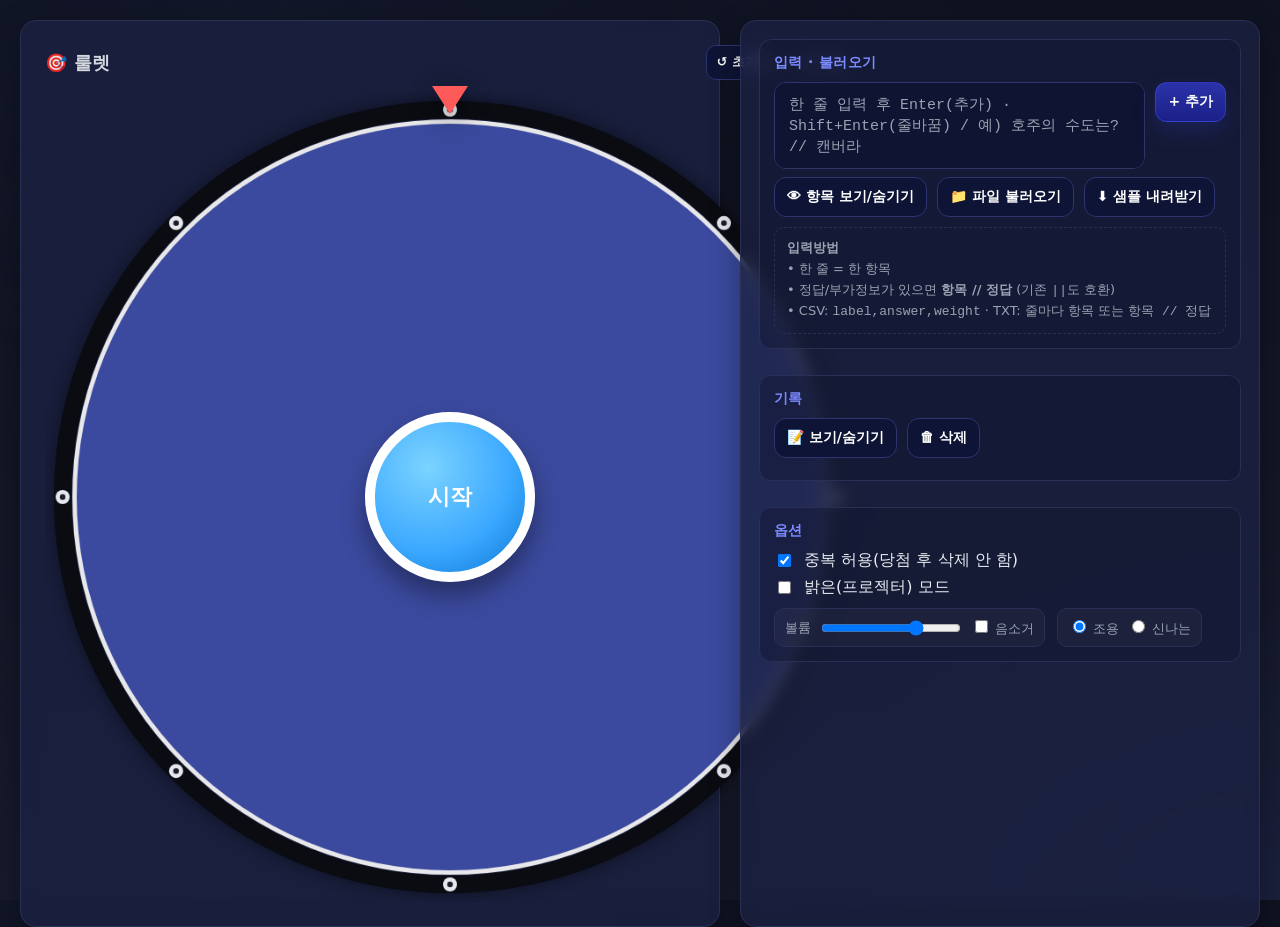
<file: index.html>
<!DOCTYPE html>
<html lang="ko" data-theme="dark">
<head>
  <meta charset="utf-8" />
  <meta name="viewport" content="width=device-width,initial-scale=1" />
  <title>Roullet | 분리 최종본</title> 
  <!-- Favicon -->
  <link rel="shortcut icon" href="./icons/favicon.ico">
  <link rel="icon" type="image/png" sizes="32x32" href="./icons/favicon-32.png">
  <link rel="icon" type="image/png" sizes="192x192" href="./icons/favicon-192.png">
  <link rel="icon" type="image/png" sizes="512x512" href="./icons/favicon-512.png">

  <!-- PWA/모바일 대응 -->
  <link rel="apple-touch-icon" href="./icons/favicon-192.png">
  <style>
    :root{
      --bg-1:#0f1220; --bg-2:#171a2b; --panel:#1b2142cc;
      --text:#e9ecf1; --muted:#9aa3b2;
      --ghost-bg:#0e1435; --ghost-br:#2d3470;
      --btn1:#2a33a8; --btn2:#1b2088; --btn-br:#4b57ff66;
      --panel-line:#2a2f55; --section-bg:#12173180;
      --ring:0 0 0 3px rgba(88,101,242,.28); --shadow:0 10px 30px rgba(0,0,0,.35); --radius:16px;
      --input-bg:#0f1433; --input-br:#2f3566; --accent:#3aa7ff; --accent2:#0b76d1;
    }
    html[data-theme="light"]{
      --bg-1:#f6f7fb; --bg-2:#eef1fb; --panel:#ffffffee;
      --text:#101322; --muted:#4b5570;
      --ghost-bg:#f3f5ff; --ghost-br:#c9d1ff;
      --btn1:#4d5cff; --btn2:#3743d9; --btn-br:#4b57ff66;
      --panel-line:#e2e7ff; --section-bg:#f7f8ff;
      --input-bg:#ffffff; --input-br:#c9cfef; --accent:#2b7bff; --accent2:#2359cf;
    }
    *{box-sizing:border-box}
    html,body{height:100%}
    body{
      margin:0; color:var(--text);
      font-family:ui-sans-serif,system-ui,-apple-system,"Segoe UI",Roboto,"Noto Sans KR","Apple SD Gothic Neo","Malgun Gothic",sans-serif;
      background:
        radial-gradient(1200px 600px at 20% 0%, #1f294e33, transparent 60%),
        radial-gradient(800px 600px at 100% 100%, #2a3a8a30, transparent 60%),
        linear-gradient(180deg,var(--bg-1),var(--bg-2));
    }
    .wrap{display:grid;grid-template-columns:minmax(360px,1fr) 520px;gap:20px;height:100%;padding:20px}
    .panel{background:var(--panel);backdrop-filter:blur(8px);border:1px solid var(--panel-line);border-radius:var(--radius);box-shadow:var(--shadow)}
    .left{position:relative;display:grid;grid-template-rows:auto 1fr;align-items:center;justify-items:center;padding:24px}
    .title{width:100%;display:flex;align-items:center;justify-content:space-between;gap:12px;margin-bottom:12px}
    .title h1{font-size:18px;font-weight:800;margin:0;letter-spacing:.2px;opacity:.9}
    .canvas-box{position:relative;width:min(90vmin, 920px);aspect-ratio:1/1;display:grid;place-items:center}
    canvas{width:100%;height:100%;z-index:10}
    .pointer{position:absolute; top:-6px; left:50%; transform:translateX(-50%);
      width:0;height:0;border-left:18px solid transparent;border-right:18px solid transparent;border-top:28px solid #ff5a5a;
      filter:drop-shadow(0 10px 14px rgba(0,0,0,.45)); z-index:50;}
    .center-start{
      position:absolute; width:170px; height:170px; border-radius:50%;
      display:grid; place-items:center; font-weight:900; font-size:22px; color:#fff;
      background: radial-gradient(circle at 35% 30%, #7bd3ff, var(--accent) 60%, var(--accent2) 100%);
      border:10px solid #fff; box-shadow:0 14px 24px rgba(0,0,0,.35); cursor:pointer; user-select:none; z-index:40;}
    .center-start:disabled{ filter:grayscale(.4) brightness(.9); cursor:not-allowed; }

    .right{display:flex;flex-direction:column;padding:18px;gap:14px}
    .section{padding:14px;border-radius:12px;background:var(--section-bg);border:1px solid var(--panel-line)}
    .section h2{font-size:14px;font-weight:800;letter-spacing:.4px;margin:0 0 10px 0;color:#7c8bff;text-transform:uppercase}

    .input-row{display:flex;gap:10px;align-items:flex-start}
    .ta{flex:1;min-height:48px;max-height:180px;overflow:auto;resize:none;
        padding:12px 14px;border-radius:12px;border:1px solid var(--input-br);background:var(--input-bg);color:var(--text);
        outline:none;transition:box-shadow .15s,border-color .15s;font-size:15px;line-height:1.4}
    .ta::placeholder{color:var(--muted)} .ta:focus{box-shadow:var(--ring);border-color:#7c8bff}

    .btn{all:unset;display:inline-flex;align-items:center;justify-content:center;gap:8px;padding:10px 12px;border-radius:12px;cursor:pointer;
        color:#fff;font-weight:800;font-size:14px;background:var(--ghost-bg);border:1px solid var(--ghost-br);transition:transform .08s,filter .2s}
    .btn:active{transform:translateY(1px)} .btn:hover{filter:brightness(1.05)}
    .btn-primary{background:linear-gradient(180deg,var(--btn1),var(--btn2));border:1px solid var(--btn-br);box-shadow:0 10px 20px rgba(37,48,140,.35)}
    .btn-s{padding:8px 10px;font-size:12.5px;border-radius:10px}

    .row-3{display:flex;gap:10px;align-items:center;margin-top:8px}

    .table{border:1px solid var(--panel-line);border-radius:12px;padding:10px;background:linear-gradient(180deg,transparent,rgba(255,255,255,.02))}
    table{width:100%;border-collapse:separate;border-spacing:0 2px}
    th,td{padding:4px 6px;font-size:14px}
    th{color:var(--muted);font-weight:700}
    .td-index{width:30px;color:var(--muted);text-align:right;padding-right:6px}
    .td-label input, .td-answer input{width:100%;padding:7px 9px;border-radius:10px;border:1px solid var(--input-br);background:var(--input-bg);color:var(--text)}
    .td-weight input{width:80px;padding:7px;border-radius:10px;border:1px solid var(--input-br);background:var(--input-bg);color:var(--text);text-align:right}
    .td-actions{width:40px;text-align:right}
    .icon-btn{all:unset;display:inline-grid;place-items:center;width:30px;height:30px;border-radius:9px;border:1px solid var(--ghost-br);background:var(--ghost-bg);cursor:pointer}
    .icon-btn:hover{filter:brightness(1.05)}
    .toolbar{display:flex;gap:8px;justify-content:flex-end;margin:-2px 0 8px}

    .help{margin-top:10px;padding:10px 12px;border-radius:10px;border:1px dashed var(--panel-line);color:var(--muted);font-size:13px;line-height:1.6}

    .modal{position:fixed;inset:0;display:none;align-items:center;justify-content:center;z-index:100}
    .modal.show{display:flex}
    .backdrop{position:absolute;inset:0;background:rgba(5,8,25,.6);backdrop-filter:blur(3px)}
    .card{position:relative;max-width:min(86vw,880px);min-width:min(70vw,560px);background:linear-gradient(180deg,#121633,#0c0f24);
          color:#fff;border:1px solid #3a47b8aa;border-radius:18px;box-shadow:0 24px 60px rgba(0,0,0,.45);padding:22px 22px 18px}
    .card h3{margin:0 0 6px 0;font-size:18px;letter-spacing:.3px;color:#9fb0ff}
    .card .q{white-space:pre-wrap;font-weight:900;font-size:28px;line-height:1.35}
    .card .a{white-space:pre-wrap;margin-top:12px;padding:12px;border-radius:12px;background:#0b1139a6;border:1px solid #3b4bd466;font-size:22px;display:none}
    .card .actions{display:flex;gap:10px;justify-content:flex-end;margin-top:16px}
    .pill{padding:12px 16px;border-radius:12px;border:2px solid #6aa8ff;background:linear-gradient(180deg,var(--accent),var(--accent2));cursor:pointer;
          color:#fff;font-weight:900;letter-spacing:.3px;box-shadow:0 8px 20px rgba(58,120,255,.28)}
    .pill.secondary{background:#1a1f42d9;border-color:#3a47b8aa}
    .pill:active{transform:translateY(1px)}

    .opt-row{display:flex;flex-wrap:wrap;gap:12px;align-items:center}
    .opt-row .group{display:flex;gap:8px;align-items:center;background:rgba(255,255,255,.03);padding:8px 10px;border-radius:10px;border:1px solid var(--panel-line)}
    .opt-row label{font-size:13px;color:var(--muted)}
    .opt-row input[type="range"]{width:140px}

    .hidden{display:none !important}
    @media (max-width:980px){.wrap{grid-template-columns:1fr}.card{min-width:88vw}}
  </style>
</head>
<body>
  <div class="wrap">
    <!-- LEFT -->
    <div class="panel left">
      <div class="title">
        <h1>🎯 룰렛</h1>
        <div style="display:flex;gap:8px">
          <button class="btn btn-s" id="btnReset">↺ 초기화</button>
          <button class="btn btn-s" id="btnBig">🖥 대형</button>
        </div>
      </div>

      <div class="canvas-box" id="canvasBox">
        <div class="pointer" aria-hidden="true"></div>
        <canvas id="wheel" width="920" height="920"></canvas>
        <button id="btnCenterStart" class="center-start">시작</button>
      </div>
    </div>

    <!-- RIGHT -->
    <aside class="panel right">
      <div class="section">
        <h2>입력 · 불러오기</h2>
        <div class="input-row">
          <textarea id="quizInput" class="ta" placeholder="한 줄 입력 후 Enter(추가) · Shift+Enter(줄바꿈) / 예) 호주의 수도는? // 캔버라"></textarea>
          <button class="btn btn-primary" id="btnAdd">+ 추가</button>
        </div>

        <div class="row-3">
          <button class="btn" id="btnToggleList">👁 항목 보기/숨기기</button>
          <button class="btn" id="btnLoadFile">📁 파일 불러오기</button>
          <button class="btn" id="btnDownloadSamples">⬇ 샘플 내려받기</button>
          <input id="fileInput" type="file" accept=".txt,.csv" class="hidden" />
        </div>

        <div class="help">
          <b>입력방법</b><br>
          • 한 줄 = 한 항목<br>
          • 정답/부가정보가 있으면 <b>항목 // 정답</b> (기존 <code>||</code>도 호환)<br>
          • CSV: <code>label,answer,weight</code> · TXT: 줄마다 항목 또는 <code>항목 // 정답</code>
        </div>

        <div id="editorWrap" class="table hidden" style="margin-top:10px">
          <div class="toolbar">
            <button class="btn btn-s" id="btnSave">💾 저장하기</button>
            <button class="btn btn-s" id="btnClearWeight">전체 비중 지우기</button>
          </div>
          <table>
            <thead>
              <tr><th class="td-index">#</th><th>항목</th><th>정답</th><th style="width:90px">비중</th><th class="td-actions"></th></tr>
            </thead>
            <tbody id="itemTable"></tbody>
          </table>
        </div>
      </div>

      <div class="section" style="margin-top:12px">
        <h2>기록</h2>
        <div style="display:flex;gap:10px;margin-bottom:8px">
          <button class="btn" id="btnToggleLog">📝 보기/숨기기</button>
          <button class="btn" id="btnClearLog">🗑 삭제</button>
        </div>
        <div id="logBox" class="hidden" style="max-height:180px;overflow:auto;font-size:13px;opacity:.9"></div>
      </div>

      <div class="section" style="margin-top:12px">
        <h2>옵션</h2>
        <label style="display:flex;align-items:center;gap:10px;margin-top:6px">
          <input id="chkDupe" type="checkbox" checked /> 중복 허용(당첨 후 삭제 안 함)
        </label>
        <label style="display:flex;align-items:center;gap:10px;margin-top:6px">
          <input id="chkTheme" type="checkbox" /> 밝은(프로젝터) 모드
        </label>
        <div class="opt-row" style="margin-top:10px">
          <div class="group">
            <label for="rngVol">볼륨</label>
            <input id="rngVol" type="range" min="0" max="100" value="70" />
            <label><input id="chkMute" type="checkbox" /> 음소거</label>
          </div>
          <div class="group" role="radiogroup" aria-label="사운드 세트">
            <label><input type="radio" name="sfxSet" value="quiet" checked /> 조용</label>
            <label><input type="radio" name="sfxSet" value="hype" /> 신나는</label>
          </div>
        </div>
      </div>
    </aside>
  </div>

  <!-- 결과 팝업 -->
  <div id="modal" class="modal" aria-hidden="true">
    <div class="backdrop"></div>
    <div class="card" role="dialog" aria-modal="true" aria-labelledby="mTitle">
      <h3 id="mTitle">당첨</h3>
      <div id="mQuestion" class="q"></div>
      <div id="mAnswer" class="a"></div>
      <div class="actions">
        <button id="btnReveal" class="pill">정답 보기</button>
        <button id="btnClose" class="pill secondary">닫기</button>
      </div>
    </div>
  </div>

  <!-- 분리된 스크립트 -->
  <script src="roullet.js" defer></script>
</body>
</html>
</file>
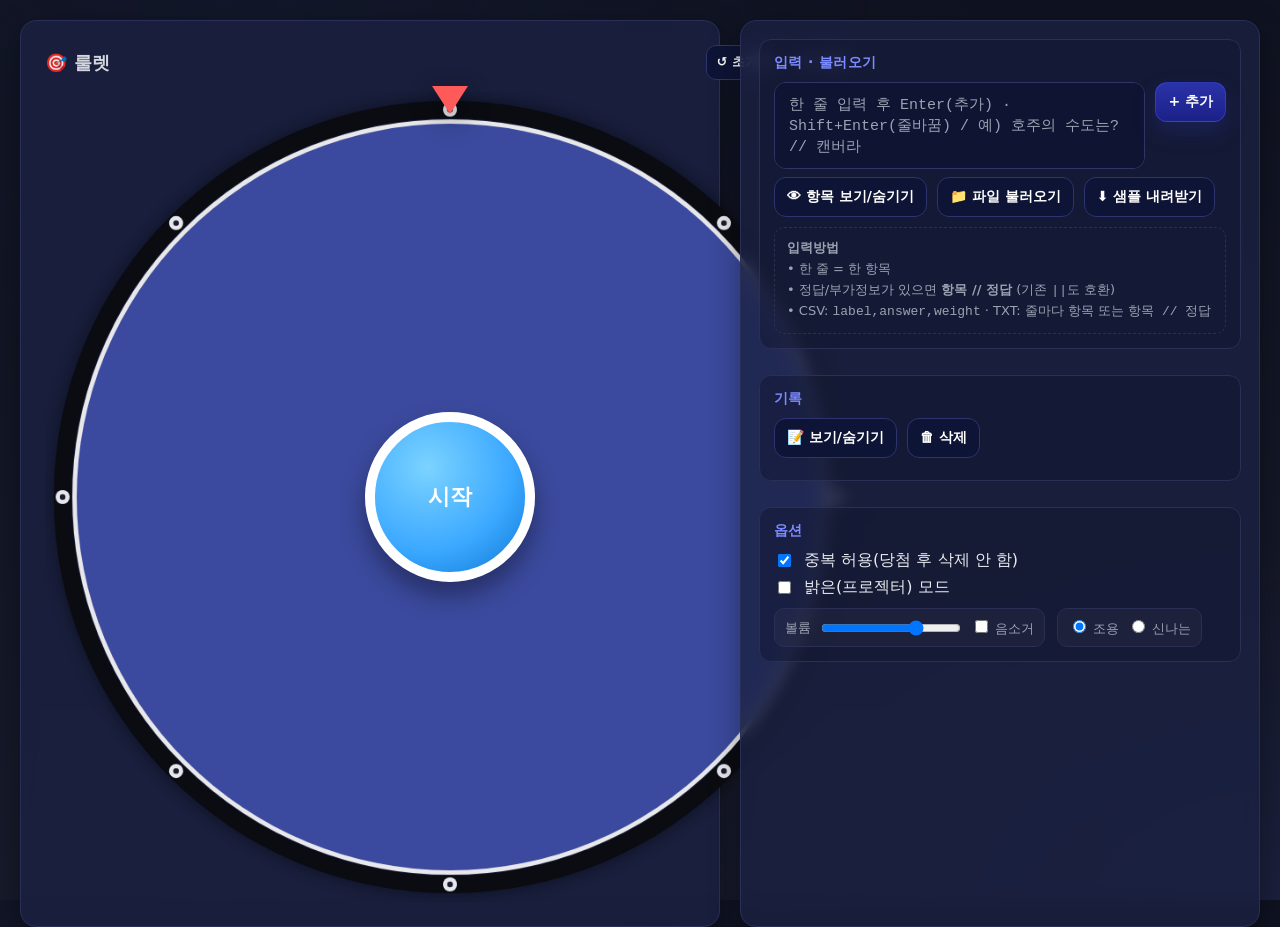
<file: big.html>
<!DOCTYPE html>
<html lang="ko">
<head>
  <meta charset="UTF-8">
  <meta http-equiv="refresh" content="0; url=./index.html">
  <title>대형 룰렛</title>
  <link rel="stylesheet" href="style.css">
</head>
<body class="big-screen">
  <div class="container" style="padding-top: 60px;">
    <p>대형 화면은 메인 페이지의 <strong>🖥 대형</strong> 버튼으로 실행됩니다.</p>
    <p><a href="./index.html" style="color: #60a5fa;">메인 룰렛 페이지로 이동</a></p>
  </div>
</body>
</html>
</file>
<file: style.css>
body {
  font-family: 'Pretendard', sans-serif;
  text-align: center;
  background: #1f2937;
  color: #fff;
}

.container {
  max-width: 600px;
  margin: auto;
}

button {
  padding: 10px 20px;
  margin: 5px;
  border: none;
  border-radius: 8px;
  background: #2563eb;
  color: #fff;
  font-size: 16px;
  cursor: pointer;
  box-shadow: 0 4px 8px rgba(0,0,0,0.3);
  transition: transform 0.2s, background 0.2s;
}

button:hover {
  background: #1d4ed8;
  transform: scale(1.05);
}

.start {
  background: #ef4444;
}

.start:hover {
  background: #dc2626;
}

.big-screen {
  background: #0f172a;
}

#result {
  font-size: 2rem;
  margin-top: 20px;
  font-weight: bold;
}
</file>
